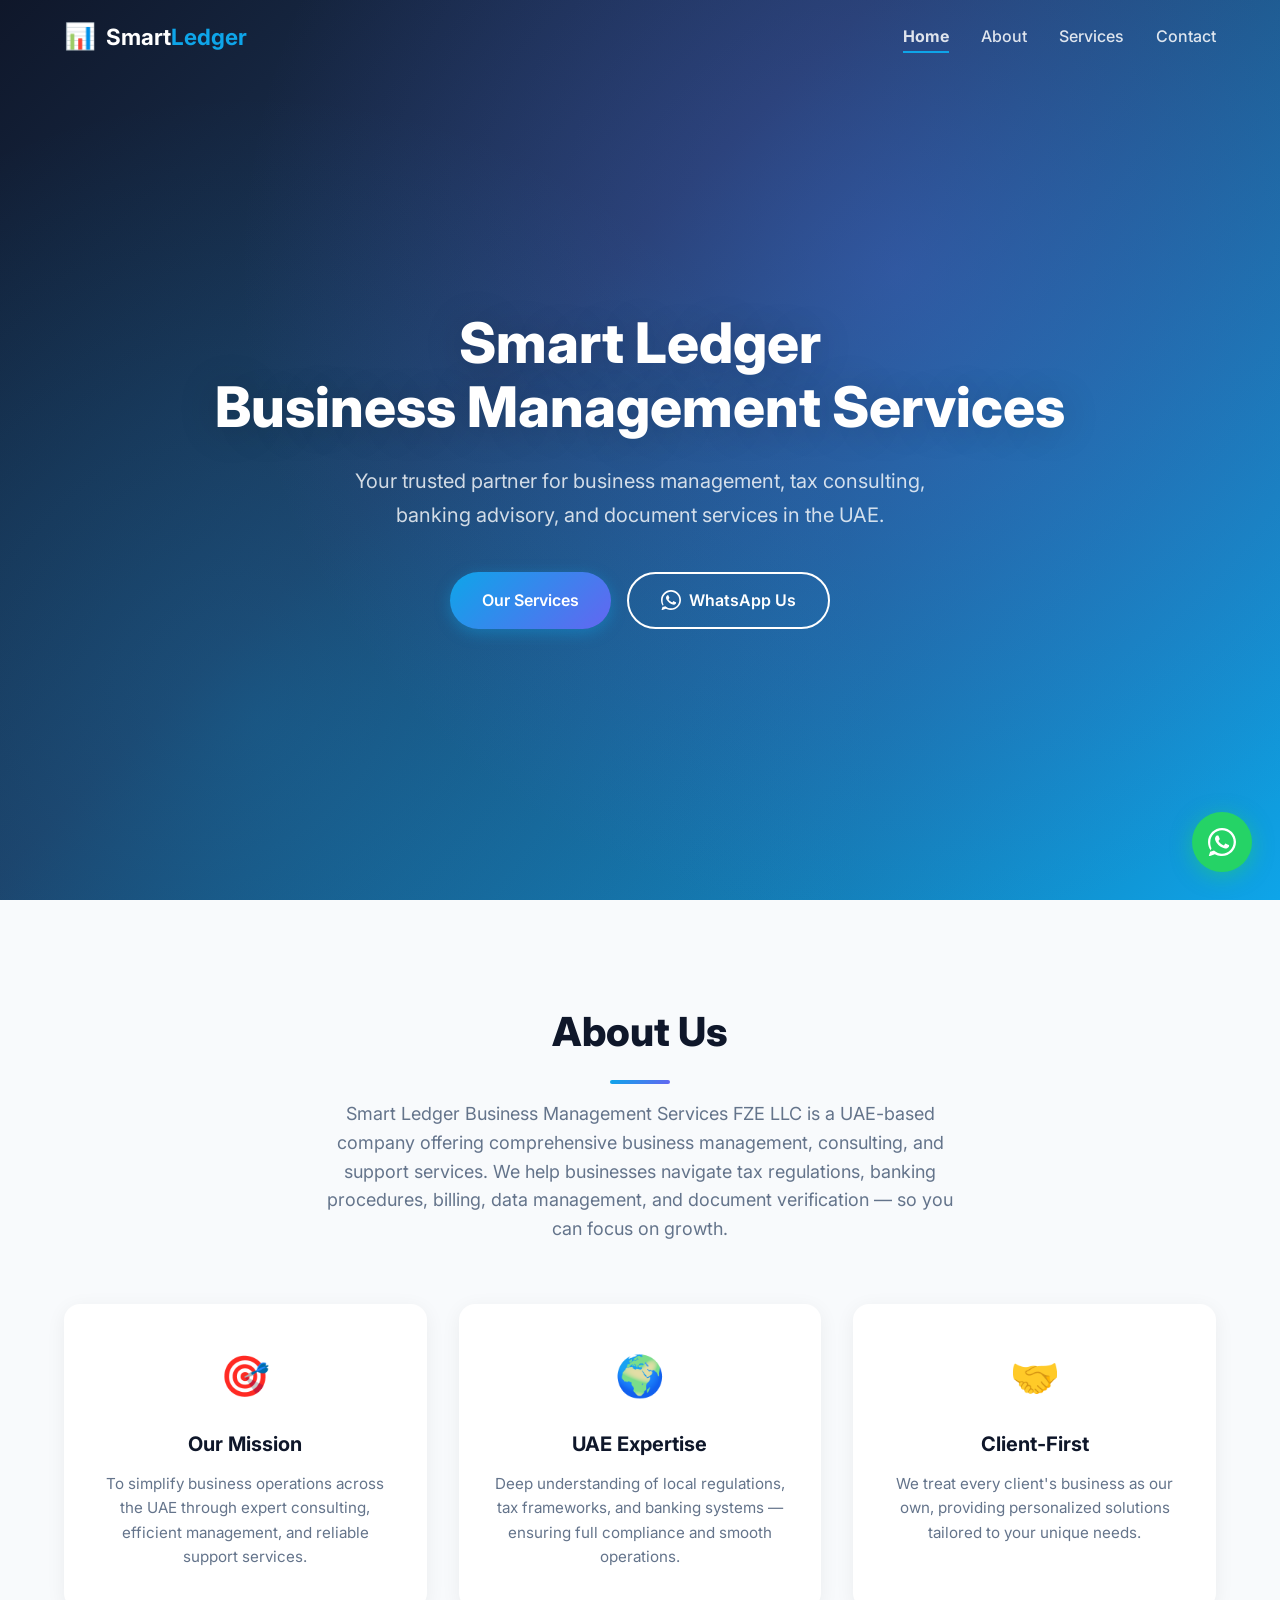
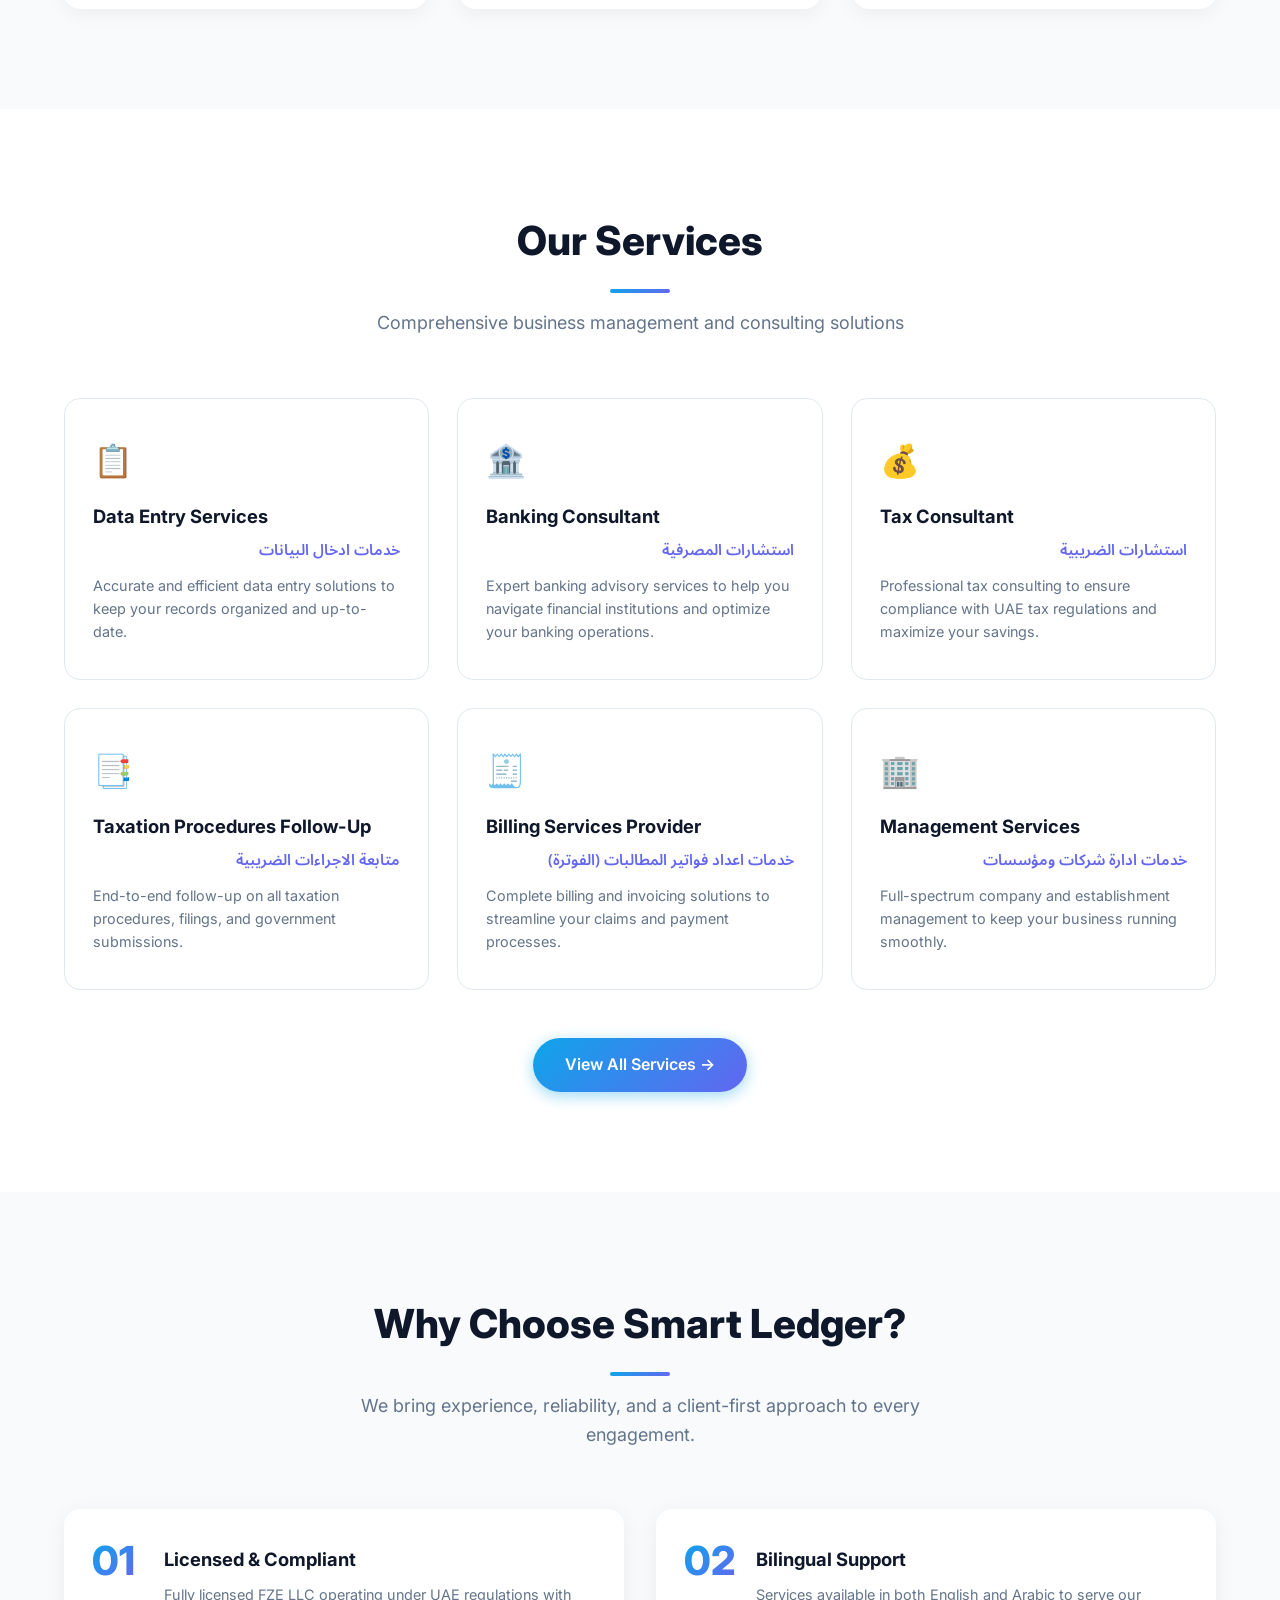
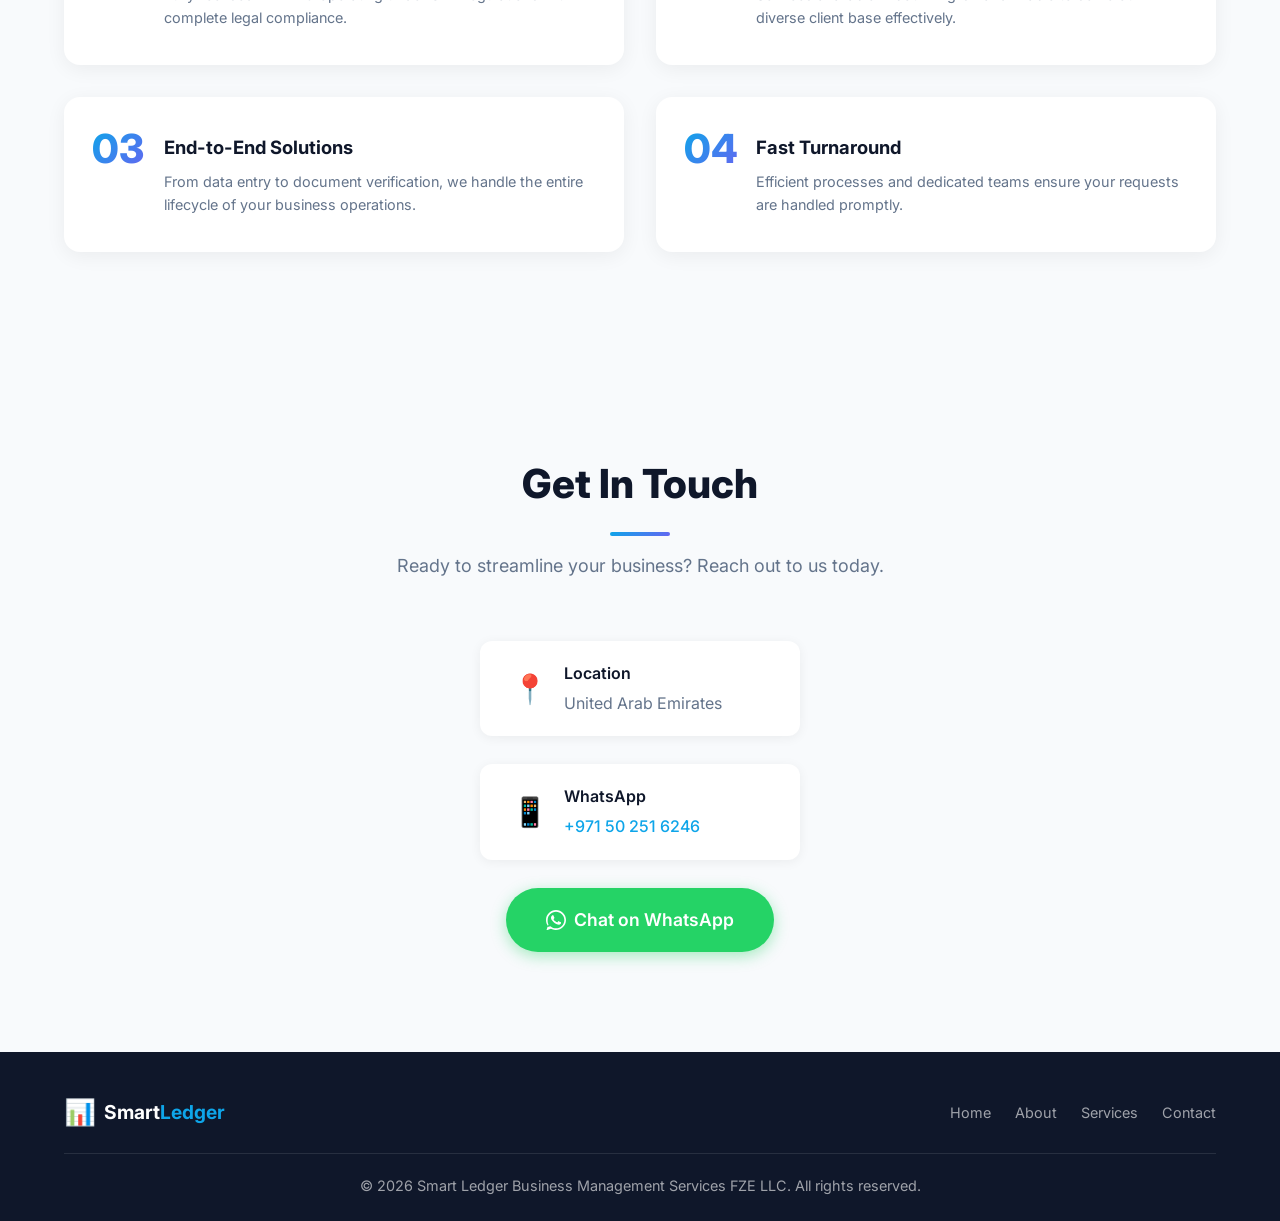
<file: index.html>
<!DOCTYPE html>
<html lang="en" dir="ltr">
<head>
  <meta charset="UTF-8" />
  <meta name="viewport" content="width=device-width, initial-scale=1.0" />
  <title>Smart Ledger Business Management Services FZE LLC | UAE</title>
  <meta name="description" content="Smart Ledger Business Management Services FZE LLC — your trusted partner for tax consulting, banking advisory, billing, data entry, document verification, and business management services in the UAE." />
  <meta name="keywords" content="business management UAE, tax consultant Dubai, banking consultant, billing services, document verification, data entry, Smart Ledger, FZE LLC" />
  <meta name="author" content="Smart Ledger Business Management Services FZE LLC" />
  <meta property="og:title" content="Smart Ledger Business Management Services FZE LLC" />
  <meta property="og:description" content="Comprehensive business management, tax consulting, banking advisory, and document services in the UAE." />
  <meta property="og:type" content="website" />
  <meta property="og:locale" content="en_AE" />
  <meta name="robots" content="index, follow" />
  <link rel="icon" type="image/svg+xml" href="favicon.svg" />
  <link rel="preconnect" href="https://fonts.googleapis.com" />
  <link rel="preconnect" href="https://fonts.gstatic.com" crossorigin />
  <link href="https://fonts.googleapis.com/css2?family=Inter:wght@300;400;500;600;700;800&family=Noto+Sans+Arabic:wght@400;600;700&display=swap" rel="stylesheet" />
  <link rel="stylesheet" href="style.css" />
</head>
<body>

  <!-- HEADER / NAVBAR -->
  <header class="header" id="header">
    <div class="container header__inner">
      <a href="index.html" class="logo">
        <span class="logo__icon">📊</span>
        <span class="logo__text">Smart<span class="logo__accent">Ledger</span></span>
      </a>
      <nav class="nav" id="nav">
        <a href="index.html" class="nav__link nav__link--active">Home</a>
        <a href="#about" class="nav__link">About</a>
        <a href="services.html" class="nav__link">Services</a>
        <a href="#contact" class="nav__link">Contact</a>
      </nav>
      <button class="hamburger" id="hamburger" aria-label="Toggle menu">
        <span></span><span></span><span></span>
      </button>
    </div>
  </header>

  <!-- HERO -->
  <section class="hero" id="home">
    <div class="hero__bg"></div>
    <div class="container hero__content">
      <h1 class="hero__title">Smart Ledger<br />Business Management Services</h1>
      <p class="hero__sub">Your trusted partner for business management, tax consulting, banking advisory, and document services in the UAE.</p>
      <div class="hero__cta">
        <a href="services.html" class="btn btn--primary">Our Services</a>
        <a href="https://wa.me/971502516246" target="_blank" rel="noopener" class="btn btn--outline">
          <svg class="btn__icon" viewBox="0 0 24 24" fill="currentColor"><path d="M17.472 14.382c-.297-.149-1.758-.867-2.03-.967-.273-.099-.471-.148-.67.15-.197.297-.767.966-.94 1.164-.173.199-.347.223-.644.075-.297-.15-1.255-.463-2.39-1.475-.883-.788-1.48-1.761-1.653-2.059-.173-.297-.018-.458.13-.606.134-.133.298-.347.446-.52.149-.174.198-.298.298-.497.099-.198.05-.371-.025-.52-.075-.149-.669-1.612-.916-2.207-.242-.579-.487-.5-.669-.51-.173-.008-.371-.01-.57-.01-.198 0-.52.074-.792.372-.272.297-1.04 1.016-1.04 2.479 0 1.462 1.065 2.875 1.213 3.074.149.198 2.096 3.2 5.077 4.487.709.306 1.262.489 1.694.625.712.227 1.36.195 1.871.118.571-.085 1.758-.719 2.006-1.413.248-.694.248-1.289.173-1.413-.074-.124-.272-.198-.57-.347z"/><path d="M12 0C5.373 0 0 5.373 0 12c0 2.625.846 5.059 2.284 7.034L.789 23.492a.5.5 0 00.61.609l4.458-1.495A11.952 11.952 0 0012 24c6.627 0 12-5.373 12-12S18.627 0 12 0zm0 22c-2.4 0-4.636-.85-6.375-2.266l-.444-.37-3.26 1.093 1.093-3.26-.37-.444A9.955 9.955 0 012 12C2 6.486 6.486 2 12 2s10 4.486 10 10-4.486 10-10 10z"/></svg>
          WhatsApp Us
        </a>
      </div>
    </div>
  </section>

  <!-- ABOUT -->
  <section class="about" id="about">
    <div class="container">
      <div class="section-header">
        <h2 class="section-title">About Us</h2>
        <p class="section-sub">Smart Ledger Business Management Services FZE LLC is a UAE-based company offering comprehensive business management, consulting, and support services. We help businesses navigate tax regulations, banking procedures, billing, data management, and document verification — so you can focus on growth.</p>
      </div>
      <div class="about__grid">
        <div class="about__card">
          <div class="about__card-icon">🎯</div>
          <h3>Our Mission</h3>
          <p>To simplify business operations across the UAE through expert consulting, efficient management, and reliable support services.</p>
        </div>
        <div class="about__card">
          <div class="about__card-icon">🌍</div>
          <h3>UAE Expertise</h3>
          <p>Deep understanding of local regulations, tax frameworks, and banking systems — ensuring full compliance and smooth operations.</p>
        </div>
        <div class="about__card">
          <div class="about__card-icon">🤝</div>
          <h3>Client-First</h3>
          <p>We treat every client's business as our own, providing personalized solutions tailored to your unique needs.</p>
        </div>
      </div>
    </div>
  </section>

  <!-- SERVICES OVERVIEW -->
  <section class="services" id="services">
    <div class="container">
      <div class="section-header">
        <h2 class="section-title">Our Services</h2>
        <p class="section-sub">Comprehensive business management and consulting solutions</p>
      </div>
      <div class="services__grid">

        <div class="service-card">
          <div class="service-card__icon">📋</div>
          <h3 class="service-card__title">Data Entry Services</h3>
          <p class="service-card__title-ar">خدمات ادخال البيانات</p>
          <p class="service-card__desc">Accurate and efficient data entry solutions to keep your records organized and up-to-date.</p>
        </div>

        <div class="service-card">
          <div class="service-card__icon">🏦</div>
          <h3 class="service-card__title">Banking Consultant</h3>
          <p class="service-card__title-ar">استشارات المصرفية</p>
          <p class="service-card__desc">Expert banking advisory services to help you navigate financial institutions and optimize your banking operations.</p>
        </div>

        <div class="service-card">
          <div class="service-card__icon">💰</div>
          <h3 class="service-card__title">Tax Consultant</h3>
          <p class="service-card__title-ar">استشارات الضريبية</p>
          <p class="service-card__desc">Professional tax consulting to ensure compliance with UAE tax regulations and maximize your savings.</p>
        </div>

        <div class="service-card">
          <div class="service-card__icon">📑</div>
          <h3 class="service-card__title">Taxation Procedures Follow-Up</h3>
          <p class="service-card__title-ar">متابعة الاجراءات الضريبية</p>
          <p class="service-card__desc">End-to-end follow-up on all taxation procedures, filings, and government submissions.</p>
        </div>

        <div class="service-card">
          <div class="service-card__icon">🧾</div>
          <h3 class="service-card__title">Billing Services Provider</h3>
          <p class="service-card__title-ar">خدمات اعداد فواتير المطالبات (الفوترة)</p>
          <p class="service-card__desc">Complete billing and invoicing solutions to streamline your claims and payment processes.</p>
        </div>

        <div class="service-card">
          <div class="service-card__icon">🏢</div>
          <h3 class="service-card__title">Management Services</h3>
          <p class="service-card__title-ar">خدمات ادارة شركات ومؤسسات</p>
          <p class="service-card__desc">Full-spectrum company and establishment management to keep your business running smoothly.</p>
        </div>

      </div>
      <div class="services__more">
        <a href="services.html" class="btn btn--primary">View All Services →</a>
      </div>
    </div>
  </section>

  <!-- WHY CHOOSE US -->
  <section class="why" id="why">
    <div class="container">
      <div class="section-header">
        <h2 class="section-title">Why Choose Smart Ledger?</h2>
        <p class="section-sub">We bring experience, reliability, and a client-first approach to every engagement.</p>
      </div>
      <div class="why__grid">
        <div class="why__item">
          <div class="why__number">01</div>
          <h3>Licensed & Compliant</h3>
          <p>Fully licensed FZE LLC operating under UAE regulations with complete legal compliance.</p>
        </div>
        <div class="why__item">
          <div class="why__number">02</div>
          <h3>Bilingual Support</h3>
          <p>Services available in both English and Arabic to serve our diverse client base effectively.</p>
        </div>
        <div class="why__item">
          <div class="why__number">03</div>
          <h3>End-to-End Solutions</h3>
          <p>From data entry to document verification, we handle the entire lifecycle of your business operations.</p>
        </div>
        <div class="why__item">
          <div class="why__number">04</div>
          <h3>Fast Turnaround</h3>
          <p>Efficient processes and dedicated teams ensure your requests are handled promptly.</p>
        </div>
      </div>
    </div>
  </section>

  <!-- CONTACT -->
  <section class="contact" id="contact">
    <div class="container">
      <div class="section-header">
        <h2 class="section-title">Get In Touch</h2>
        <p class="section-sub">Ready to streamline your business? Reach out to us today.</p>
      </div>
      <div class="contact__content">
        <div class="contact__info">
          <div class="contact__item">
            <div class="contact__item-icon">📍</div>
            <div>
              <h4>Location</h4>
              <p>United Arab Emirates</p>
            </div>
          </div>
          <div class="contact__item">
            <div class="contact__item-icon">📱</div>
            <div>
              <h4>WhatsApp</h4>
              <p><a href="https://wa.me/971502516246">+971 50 251 6246</a></p>
            </div>
          </div>
          <a href="https://wa.me/971502516246" target="_blank" rel="noopener" class="btn btn--whatsapp btn--large">
            <svg class="btn__icon" viewBox="0 0 24 24" fill="currentColor"><path d="M17.472 14.382c-.297-.149-1.758-.867-2.03-.967-.273-.099-.471-.148-.67.15-.197.297-.767.966-.94 1.164-.173.199-.347.223-.644.075-.297-.15-1.255-.463-2.39-1.475-.883-.788-1.48-1.761-1.653-2.059-.173-.297-.018-.458.13-.606.134-.133.298-.347.446-.52.149-.174.198-.298.298-.497.099-.198.05-.371-.025-.52-.075-.149-.669-1.612-.916-2.207-.242-.579-.487-.5-.669-.51-.173-.008-.371-.01-.57-.01-.198 0-.52.074-.792.372-.272.297-1.04 1.016-1.04 2.479 0 1.462 1.065 2.875 1.213 3.074.149.198 2.096 3.2 5.077 4.487.709.306 1.262.489 1.694.625.712.227 1.36.195 1.871.118.571-.085 1.758-.719 2.006-1.413.248-.694.248-1.289.173-1.413-.074-.124-.272-.198-.57-.347z"/><path d="M12 0C5.373 0 0 5.373 0 12c0 2.625.846 5.059 2.284 7.034L.789 23.492a.5.5 0 00.61.609l4.458-1.495A11.952 11.952 0 0012 24c6.627 0 12-5.373 12-12S18.627 0 12 0zm0 22c-2.4 0-4.636-.85-6.375-2.266l-.444-.37-3.26 1.093 1.093-3.26-.37-.444A9.955 9.955 0 012 12C2 6.486 6.486 2 12 2s10 4.486 10 10-4.486 10-10 10z"/></svg>
            Chat on WhatsApp
          </a>
        </div>
      </div>
    </div>
  </section>

  <!-- FOOTER -->
  <footer class="footer">
    <div class="container footer__inner">
      <div class="footer__top">
        <div class="footer__brand">
          <span class="logo__icon">📊</span>
          <span class="logo__text">Smart<span class="logo__accent">Ledger</span></span>
        </div>
        <div class="footer__links">
          <a href="index.html">Home</a>
          <a href="#about">About</a>
          <a href="services.html">Services</a>
          <a href="#contact">Contact</a>
        </div>
      </div>
      <p class="footer__copy">&copy; 2026 Smart Ledger Business Management Services FZE LLC. All rights reserved.</p>
    </div>
  </footer>

  <!-- FLOATING WHATSAPP BUTTON -->
  <a href="https://wa.me/971502516246" target="_blank" rel="noopener" class="whatsapp-float" aria-label="Chat on WhatsApp">
    <svg viewBox="0 0 24 24" fill="white" width="28" height="28"><path d="M17.472 14.382c-.297-.149-1.758-.867-2.03-.967-.273-.099-.471-.148-.67.15-.197.297-.767.966-.94 1.164-.173.199-.347.223-.644.075-.297-.15-1.255-.463-2.39-1.475-.883-.788-1.48-1.761-1.653-2.059-.173-.297-.018-.458.13-.606.134-.133.298-.347.446-.52.149-.174.198-.298.298-.497.099-.198.05-.371-.025-.52-.075-.149-.669-1.612-.916-2.207-.242-.579-.487-.5-.669-.51-.173-.008-.371-.01-.57-.01-.198 0-.52.074-.792.372-.272.297-1.04 1.016-1.04 2.479 0 1.462 1.065 2.875 1.213 3.074.149.198 2.096 3.2 5.077 4.487.709.306 1.262.489 1.694.625.712.227 1.36.195 1.871.118.571-.085 1.758-.719 2.006-1.413.248-.694.248-1.289.173-1.413-.074-.124-.272-.198-.57-.347z"/><path d="M12 0C5.373 0 0 5.373 0 12c0 2.625.846 5.059 2.284 7.034L.789 23.492a.5.5 0 00.61.609l4.458-1.495A11.952 11.952 0 0012 24c6.627 0 12-5.373 12-12S18.627 0 12 0zm0 22c-2.4 0-4.636-.85-6.375-2.266l-.444-.37-3.26 1.093 1.093-3.26-.37-.444A9.955 9.955 0 012 12C2 6.486 6.486 2 12 2s10 4.486 10 10-4.486 10-10 10z"/></svg>
  </a>

  <script>
    // Mobile menu toggle
    const hamburger = document.getElementById('hamburger');
    const nav = document.getElementById('nav');
    hamburger.addEventListener('click', () => {
      hamburger.classList.toggle('active');
      nav.classList.toggle('open');
    });
    document.querySelectorAll('.nav__link').forEach(link => {
      link.addEventListener('click', () => {
        hamburger.classList.remove('active');
        nav.classList.remove('open');
      });
    });
    // Sticky header
    window.addEventListener('scroll', () => {
      document.getElementById('header').classList.toggle('scrolled', window.scrollY > 50);
    });
    // Smooth scroll for hash links
    document.querySelectorAll('a[href^="#"]').forEach(a => {
      a.addEventListener('click', e => {
        e.preventDefault();
        const target = document.querySelector(a.getAttribute('href'));
        if (target) target.scrollIntoView({ behavior: 'smooth', block: 'start' });
      });
    });
    // Scroll reveal animation
    const observer = new IntersectionObserver((entries) => {
      entries.forEach(entry => {
        if (entry.isIntersecting) {
          entry.target.classList.add('revealed');
        }
      });
    }, { threshold: 0.1 });
    document.querySelectorAll('.service-card, .about__card, .why__item, .contact__item').forEach(el => {
      el.classList.add('reveal-ready');
      observer.observe(el);
    });
  </script>

</body>
</html>
</file>
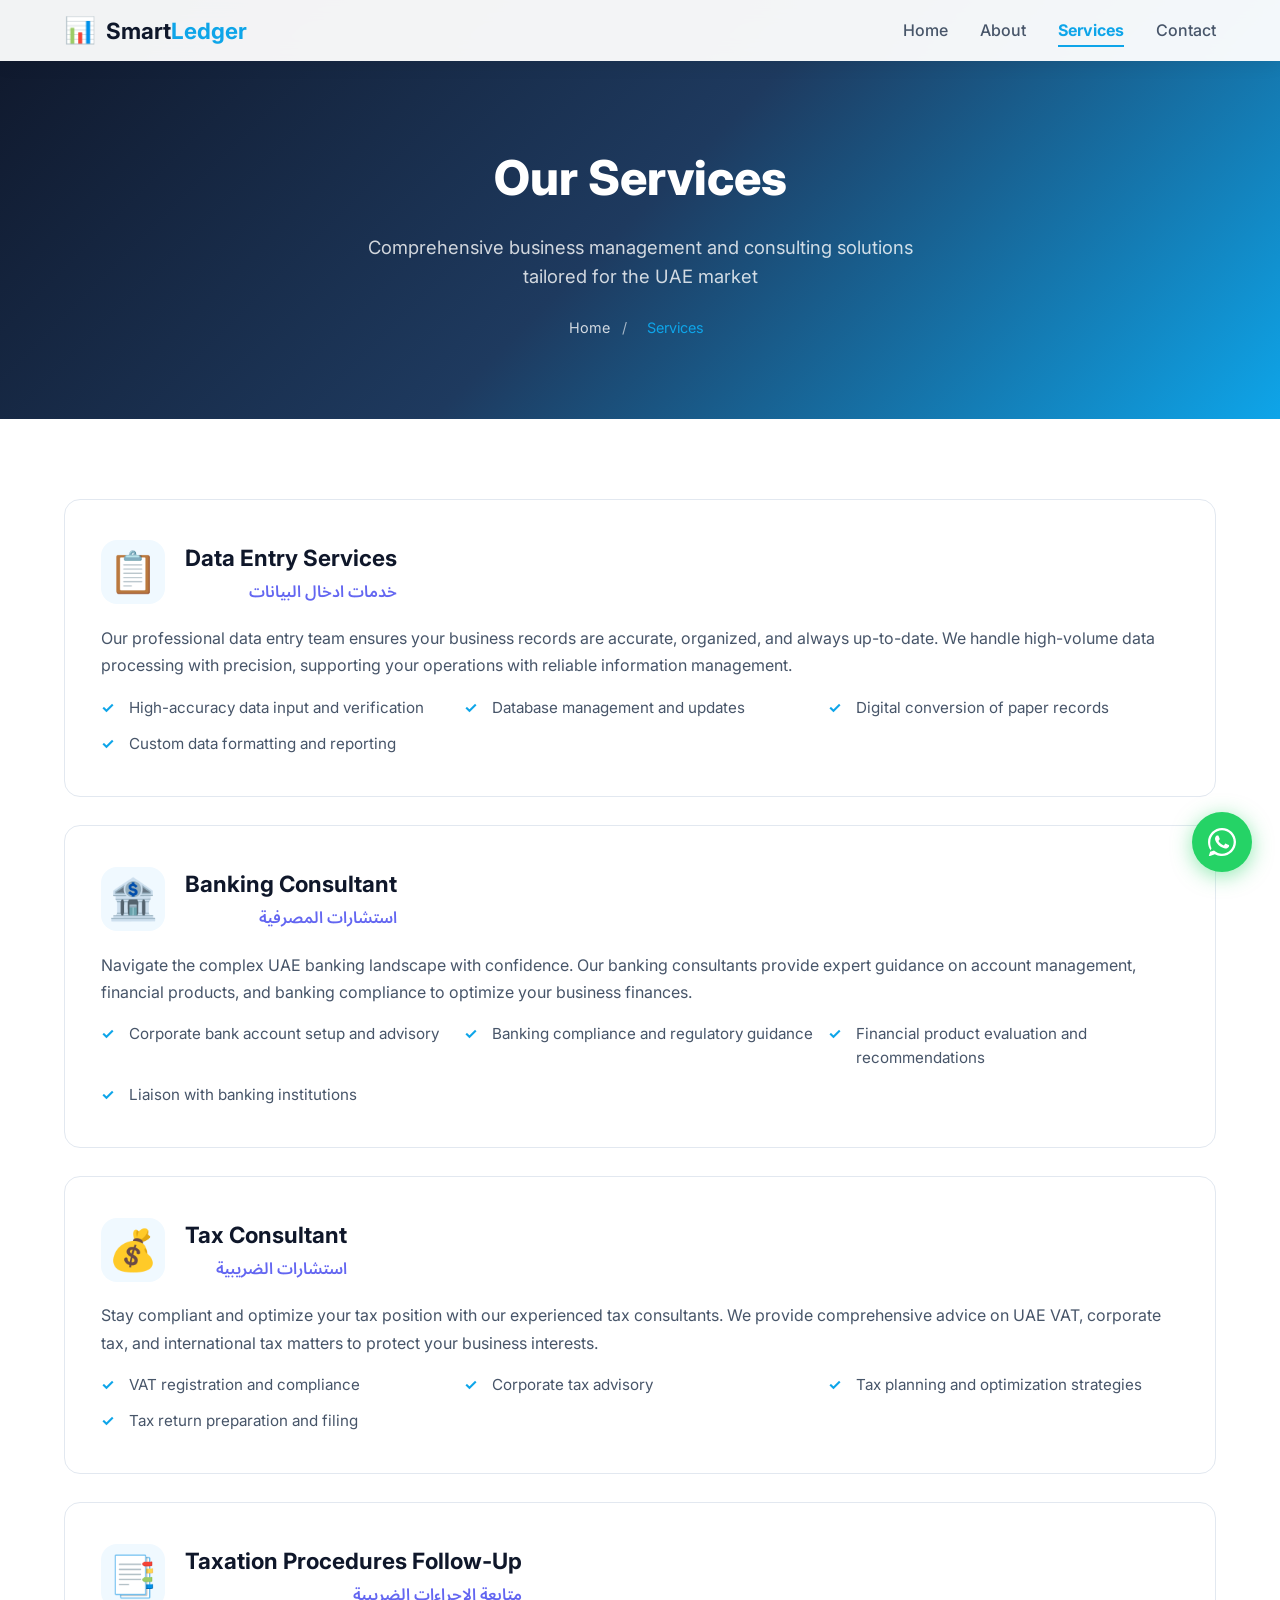
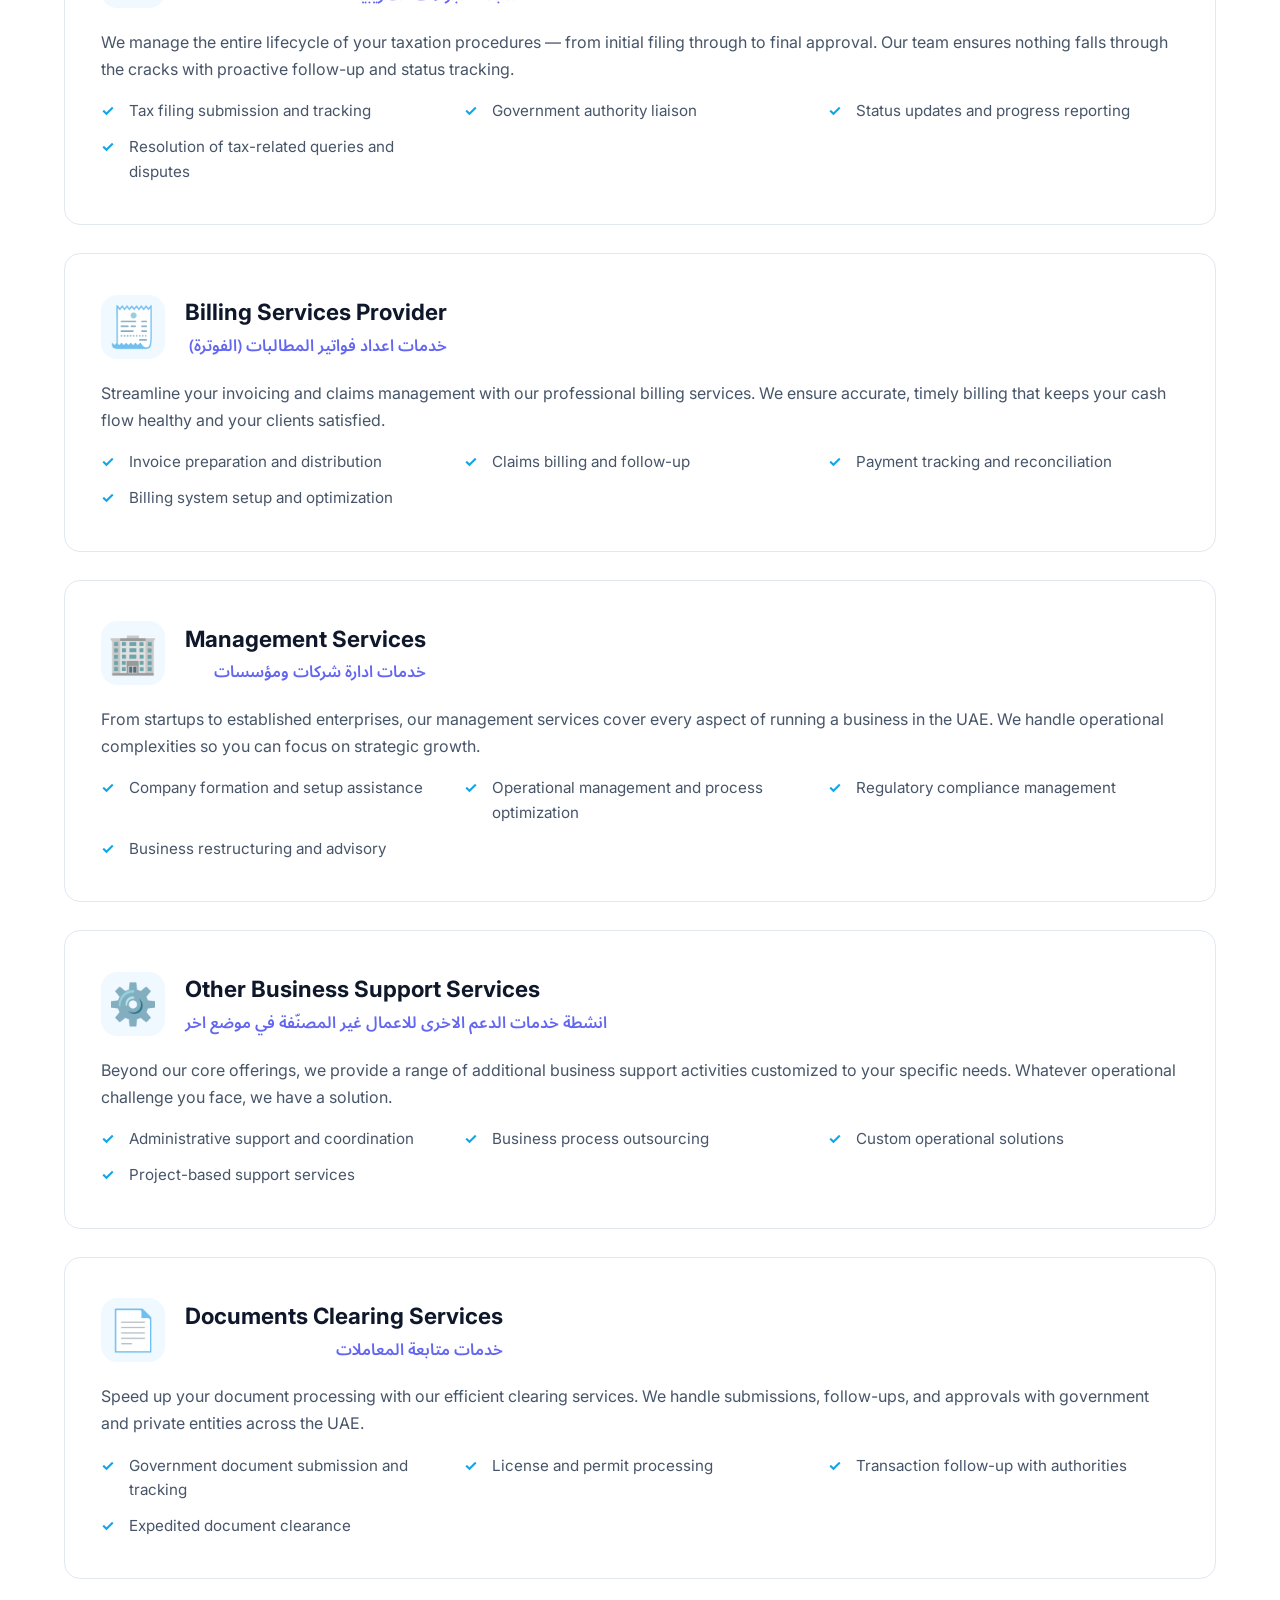
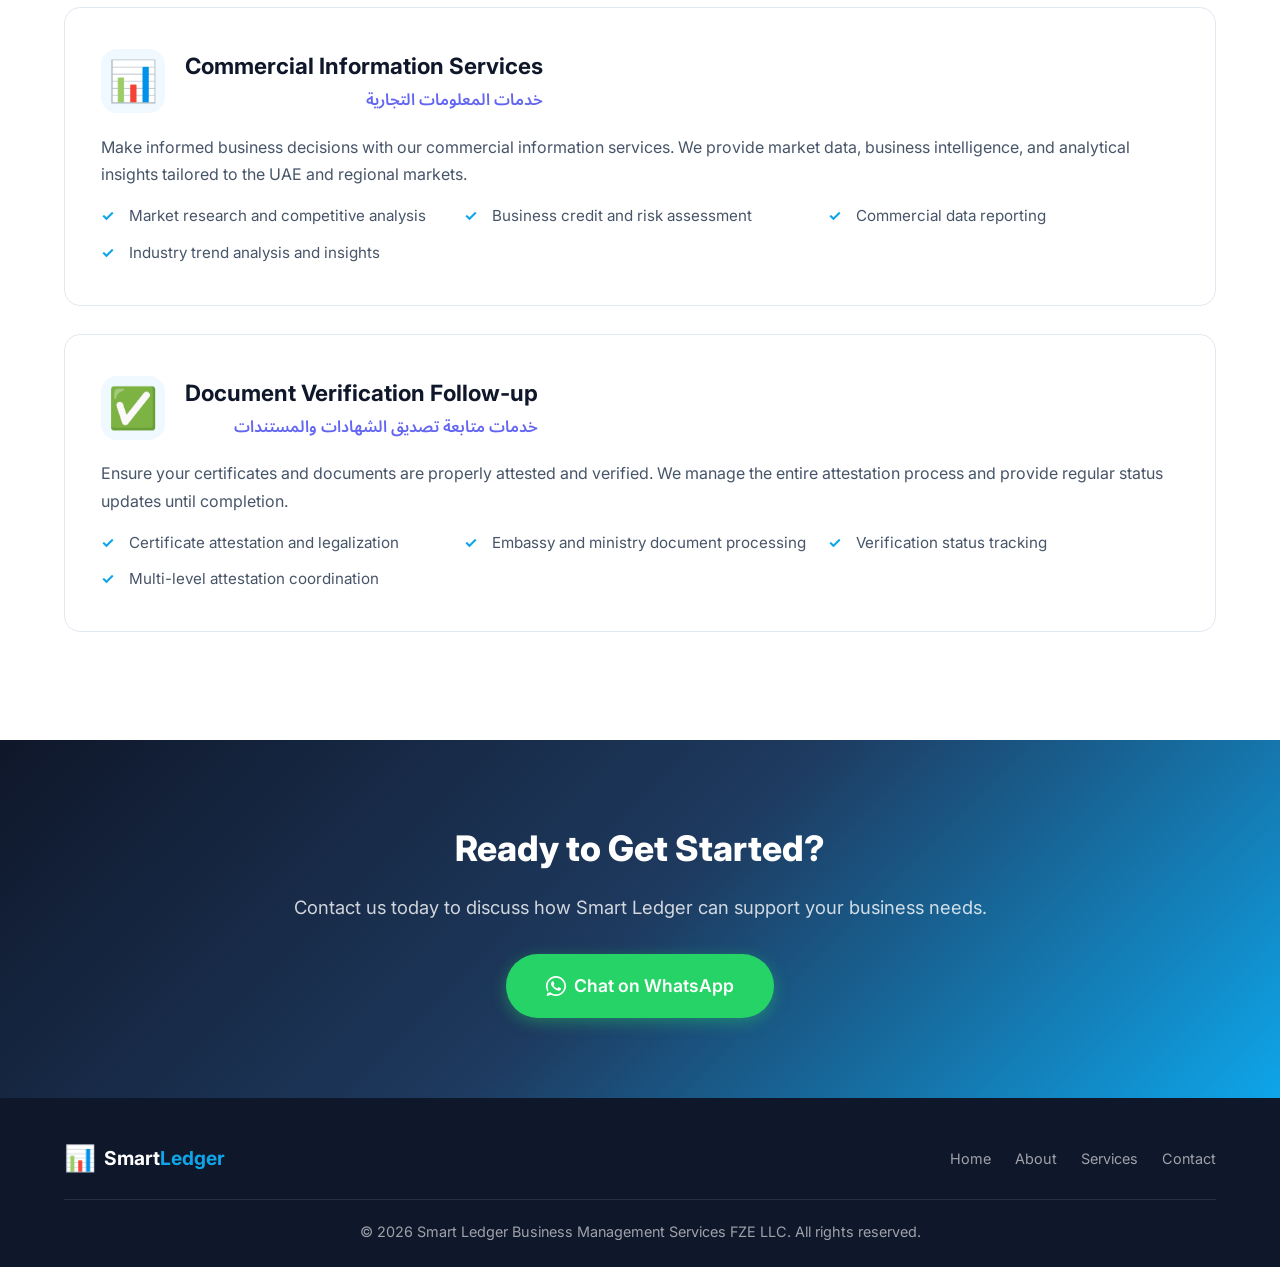
<file: services.html>
<!DOCTYPE html>
<html lang="en" dir="ltr">
<head>
  <meta charset="UTF-8" />
  <meta name="viewport" content="width=device-width, initial-scale=1.0" />
  <title>Our Services | Smart Ledger Business Management Services FZE LLC</title>
  <meta name="description" content="Explore the full range of services offered by Smart Ledger — data entry, banking consulting, tax advisory, billing, document verification, and more in the UAE." />
  <meta name="keywords" content="data entry services UAE, banking consultant, tax consultant Dubai, billing services, document clearing, commercial information, Smart Ledger" />
  <meta name="author" content="Smart Ledger Business Management Services FZE LLC" />
  <meta property="og:title" content="Our Services | Smart Ledger Business Management Services FZE LLC" />
  <meta property="og:description" content="Full range of business management and consulting services in the UAE." />
  <meta property="og:type" content="website" />
  <meta name="robots" content="index, follow" />
  <link rel="icon" type="image/svg+xml" href="favicon.svg" />
  <link rel="preconnect" href="https://fonts.googleapis.com" />
  <link rel="preconnect" href="https://fonts.gstatic.com" crossorigin />
  <link href="https://fonts.googleapis.com/css2?family=Inter:wght@300;400;500;600;700;800&family=Noto+Sans+Arabic:wght@400;600;700&display=swap" rel="stylesheet" />
  <link rel="stylesheet" href="style.css" />
</head>
<body>

  <!-- HEADER / NAVBAR -->
  <header class="header scrolled" id="header">
    <div class="container header__inner">
      <a href="index.html" class="logo">
        <span class="logo__icon">📊</span>
        <span class="logo__text">Smart<span class="logo__accent">Ledger</span></span>
      </a>
      <nav class="nav" id="nav">
        <a href="index.html" class="nav__link">Home</a>
        <a href="index.html#about" class="nav__link">About</a>
        <a href="services.html" class="nav__link nav__link--active">Services</a>
        <a href="index.html#contact" class="nav__link">Contact</a>
      </nav>
      <button class="hamburger" id="hamburger" aria-label="Toggle menu">
        <span></span><span></span><span></span>
      </button>
    </div>
  </header>

  <!-- PAGE HERO -->
  <section class="page-hero">
    <div class="page-hero__bg"></div>
    <div class="container page-hero__content">
      <h1 class="page-hero__title">Our Services</h1>
      <p class="page-hero__sub">Comprehensive business management and consulting solutions tailored for the UAE market</p>
      <nav class="breadcrumb">
        <a href="index.html">Home</a> <span>/</span> <span class="breadcrumb--current">Services</span>
      </nav>
    </div>
  </section>

  <!-- DETAILED SERVICES -->
  <section class="services-detail">
    <div class="container">

      <!-- Service 1 -->
      <div class="service-detail" id="data-entry">
        <div class="service-detail__header">
          <div class="service-detail__icon">📋</div>
          <div>
            <h2 class="service-detail__title">Data Entry Services</h2>
            <p class="service-detail__title-ar">خدمات ادخال البيانات</p>
          </div>
        </div>
        <div class="service-detail__body">
          <p>Our professional data entry team ensures your business records are accurate, organized, and always up-to-date. We handle high-volume data processing with precision, supporting your operations with reliable information management.</p>
          <ul class="service-detail__list">
            <li>High-accuracy data input and verification</li>
            <li>Database management and updates</li>
            <li>Digital conversion of paper records</li>
            <li>Custom data formatting and reporting</li>
          </ul>
        </div>
      </div>

      <!-- Service 2 -->
      <div class="service-detail" id="banking">
        <div class="service-detail__header">
          <div class="service-detail__icon">🏦</div>
          <div>
            <h2 class="service-detail__title">Banking Consultant</h2>
            <p class="service-detail__title-ar">استشارات المصرفية</p>
          </div>
        </div>
        <div class="service-detail__body">
          <p>Navigate the complex UAE banking landscape with confidence. Our banking consultants provide expert guidance on account management, financial products, and banking compliance to optimize your business finances.</p>
          <ul class="service-detail__list">
            <li>Corporate bank account setup and advisory</li>
            <li>Banking compliance and regulatory guidance</li>
            <li>Financial product evaluation and recommendations</li>
            <li>Liaison with banking institutions</li>
          </ul>
        </div>
      </div>

      <!-- Service 3 -->
      <div class="service-detail" id="tax">
        <div class="service-detail__header">
          <div class="service-detail__icon">💰</div>
          <div>
            <h2 class="service-detail__title">Tax Consultant</h2>
            <p class="service-detail__title-ar">استشارات الضريبية</p>
          </div>
        </div>
        <div class="service-detail__body">
          <p>Stay compliant and optimize your tax position with our experienced tax consultants. We provide comprehensive advice on UAE VAT, corporate tax, and international tax matters to protect your business interests.</p>
          <ul class="service-detail__list">
            <li>VAT registration and compliance</li>
            <li>Corporate tax advisory</li>
            <li>Tax planning and optimization strategies</li>
            <li>Tax return preparation and filing</li>
          </ul>
        </div>
      </div>

      <!-- Service 4 -->
      <div class="service-detail" id="tax-followup">
        <div class="service-detail__header">
          <div class="service-detail__icon">📑</div>
          <div>
            <h2 class="service-detail__title">Taxation Procedures Follow-Up</h2>
            <p class="service-detail__title-ar">متابعة الاجراءات الضريبية</p>
          </div>
        </div>
        <div class="service-detail__body">
          <p>We manage the entire lifecycle of your taxation procedures — from initial filing through to final approval. Our team ensures nothing falls through the cracks with proactive follow-up and status tracking.</p>
          <ul class="service-detail__list">
            <li>Tax filing submission and tracking</li>
            <li>Government authority liaison</li>
            <li>Status updates and progress reporting</li>
            <li>Resolution of tax-related queries and disputes</li>
          </ul>
        </div>
      </div>

      <!-- Service 5 -->
      <div class="service-detail" id="billing">
        <div class="service-detail__header">
          <div class="service-detail__icon">🧾</div>
          <div>
            <h2 class="service-detail__title">Billing Services Provider</h2>
            <p class="service-detail__title-ar">خدمات اعداد فواتير المطالبات (الفوترة)</p>
          </div>
        </div>
        <div class="service-detail__body">
          <p>Streamline your invoicing and claims management with our professional billing services. We ensure accurate, timely billing that keeps your cash flow healthy and your clients satisfied.</p>
          <ul class="service-detail__list">
            <li>Invoice preparation and distribution</li>
            <li>Claims billing and follow-up</li>
            <li>Payment tracking and reconciliation</li>
            <li>Billing system setup and optimization</li>
          </ul>
        </div>
      </div>

      <!-- Service 6 -->
      <div class="service-detail" id="management">
        <div class="service-detail__header">
          <div class="service-detail__icon">🏢</div>
          <div>
            <h2 class="service-detail__title">Management Services</h2>
            <p class="service-detail__title-ar">خدمات ادارة شركات ومؤسسات</p>
          </div>
        </div>
        <div class="service-detail__body">
          <p>From startups to established enterprises, our management services cover every aspect of running a business in the UAE. We handle operational complexities so you can focus on strategic growth.</p>
          <ul class="service-detail__list">
            <li>Company formation and setup assistance</li>
            <li>Operational management and process optimization</li>
            <li>Regulatory compliance management</li>
            <li>Business restructuring and advisory</li>
          </ul>
        </div>
      </div>

      <!-- Service 7 -->
      <div class="service-detail" id="support">
        <div class="service-detail__header">
          <div class="service-detail__icon">⚙️</div>
          <div>
            <h2 class="service-detail__title">Other Business Support Services</h2>
            <p class="service-detail__title-ar">انشطة خدمات الدعم الاخرى للاعمال غير المصنّفة في موضع اخر</p>
          </div>
        </div>
        <div class="service-detail__body">
          <p>Beyond our core offerings, we provide a range of additional business support activities customized to your specific needs. Whatever operational challenge you face, we have a solution.</p>
          <ul class="service-detail__list">
            <li>Administrative support and coordination</li>
            <li>Business process outsourcing</li>
            <li>Custom operational solutions</li>
            <li>Project-based support services</li>
          </ul>
        </div>
      </div>

      <!-- Service 8 -->
      <div class="service-detail" id="clearing">
        <div class="service-detail__header">
          <div class="service-detail__icon">📄</div>
          <div>
            <h2 class="service-detail__title">Documents Clearing Services</h2>
            <p class="service-detail__title-ar">خدمات متابعة المعاملات</p>
          </div>
        </div>
        <div class="service-detail__body">
          <p>Speed up your document processing with our efficient clearing services. We handle submissions, follow-ups, and approvals with government and private entities across the UAE.</p>
          <ul class="service-detail__list">
            <li>Government document submission and tracking</li>
            <li>License and permit processing</li>
            <li>Transaction follow-up with authorities</li>
            <li>Expedited document clearance</li>
          </ul>
        </div>
      </div>

      <!-- Service 9 -->
      <div class="service-detail" id="commercial">
        <div class="service-detail__header">
          <div class="service-detail__icon">📊</div>
          <div>
            <h2 class="service-detail__title">Commercial Information Services</h2>
            <p class="service-detail__title-ar">خدمات المعلومات التجارية</p>
          </div>
        </div>
        <div class="service-detail__body">
          <p>Make informed business decisions with our commercial information services. We provide market data, business intelligence, and analytical insights tailored to the UAE and regional markets.</p>
          <ul class="service-detail__list">
            <li>Market research and competitive analysis</li>
            <li>Business credit and risk assessment</li>
            <li>Commercial data reporting</li>
            <li>Industry trend analysis and insights</li>
          </ul>
        </div>
      </div>

      <!-- Service 10 -->
      <div class="service-detail" id="verification">
        <div class="service-detail__header">
          <div class="service-detail__icon">✅</div>
          <div>
            <h2 class="service-detail__title">Document Verification Follow-up</h2>
            <p class="service-detail__title-ar">خدمات متابعة تصديق الشهادات والمستندات</p>
          </div>
        </div>
        <div class="service-detail__body">
          <p>Ensure your certificates and documents are properly attested and verified. We manage the entire attestation process and provide regular status updates until completion.</p>
          <ul class="service-detail__list">
            <li>Certificate attestation and legalization</li>
            <li>Embassy and ministry document processing</li>
            <li>Verification status tracking</li>
            <li>Multi-level attestation coordination</li>
          </ul>
        </div>
      </div>

    </div>
  </section>

  <!-- CTA SECTION -->
  <section class="cta-section">
    <div class="container cta-section__inner">
      <h2>Ready to Get Started?</h2>
      <p>Contact us today to discuss how Smart Ledger can support your business needs.</p>
      <a href="https://wa.me/971502516246" target="_blank" rel="noopener" class="btn btn--whatsapp btn--large">
        <svg class="btn__icon" viewBox="0 0 24 24" fill="currentColor"><path d="M17.472 14.382c-.297-.149-1.758-.867-2.03-.967-.273-.099-.471-.148-.67.15-.197.297-.767.966-.94 1.164-.173.199-.347.223-.644.075-.297-.15-1.255-.463-2.39-1.475-.883-.788-1.48-1.761-1.653-2.059-.173-.297-.018-.458.13-.606.134-.133.298-.347.446-.52.149-.174.198-.298.298-.497.099-.198.05-.371-.025-.52-.075-.149-.669-1.612-.916-2.207-.242-.579-.487-.5-.669-.51-.173-.008-.371-.01-.57-.01-.198 0-.52.074-.792.372-.272.297-1.04 1.016-1.04 2.479 0 1.462 1.065 2.875 1.213 3.074.149.198 2.096 3.2 5.077 4.487.709.306 1.262.489 1.694.625.712.227 1.36.195 1.871.118.571-.085 1.758-.719 2.006-1.413.248-.694.248-1.289.173-1.413-.074-.124-.272-.198-.57-.347z"/><path d="M12 0C5.373 0 0 5.373 0 12c0 2.625.846 5.059 2.284 7.034L.789 23.492a.5.5 0 00.61.609l4.458-1.495A11.952 11.952 0 0012 24c6.627 0 12-5.373 12-12S18.627 0 12 0zm0 22c-2.4 0-4.636-.85-6.375-2.266l-.444-.37-3.26 1.093 1.093-3.26-.37-.444A9.955 9.955 0 012 12C2 6.486 6.486 2 12 2s10 4.486 10 10-4.486 10-10 10z"/></svg>
        Chat on WhatsApp
      </a>
    </div>
  </section>

  <!-- FOOTER -->
  <footer class="footer">
    <div class="container footer__inner">
      <div class="footer__top">
        <div class="footer__brand">
          <span class="logo__icon">📊</span>
          <span class="logo__text">Smart<span class="logo__accent">Ledger</span></span>
        </div>
        <div class="footer__links">
          <a href="index.html">Home</a>
          <a href="index.html#about">About</a>
          <a href="services.html">Services</a>
          <a href="index.html#contact">Contact</a>
        </div>
      </div>
      <p class="footer__copy">&copy; 2026 Smart Ledger Business Management Services FZE LLC. All rights reserved.</p>
    </div>
  </footer>

  <!-- FLOATING WHATSAPP BUTTON -->
  <a href="https://wa.me/971502516246" target="_blank" rel="noopener" class="whatsapp-float" aria-label="Chat on WhatsApp">
    <svg viewBox="0 0 24 24" fill="white" width="28" height="28"><path d="M17.472 14.382c-.297-.149-1.758-.867-2.03-.967-.273-.099-.471-.148-.67.15-.197.297-.767.966-.94 1.164-.173.199-.347.223-.644.075-.297-.15-1.255-.463-2.39-1.475-.883-.788-1.48-1.761-1.653-2.059-.173-.297-.018-.458.13-.606.134-.133.298-.347.446-.52.149-.174.198-.298.298-.497.099-.198.05-.371-.025-.52-.075-.149-.669-1.612-.916-2.207-.242-.579-.487-.5-.669-.51-.173-.008-.371-.01-.57-.01-.198 0-.52.074-.792.372-.272.297-1.04 1.016-1.04 2.479 0 1.462 1.065 2.875 1.213 3.074.149.198 2.096 3.2 5.077 4.487.709.306 1.262.489 1.694.625.712.227 1.36.195 1.871.118.571-.085 1.758-.719 2.006-1.413.248-.694.248-1.289.173-1.413-.074-.124-.272-.198-.57-.347z"/><path d="M12 0C5.373 0 0 5.373 0 12c0 2.625.846 5.059 2.284 7.034L.789 23.492a.5.5 0 00.61.609l4.458-1.495A11.952 11.952 0 0012 24c6.627 0 12-5.373 12-12S18.627 0 12 0zm0 22c-2.4 0-4.636-.85-6.375-2.266l-.444-.37-3.26 1.093 1.093-3.26-.37-.444A9.955 9.955 0 012 12C2 6.486 6.486 2 12 2s10 4.486 10 10-4.486 10-10 10z"/></svg>
  </a>

  <script>
    // Mobile menu toggle
    const hamburger = document.getElementById('hamburger');
    const nav = document.getElementById('nav');
    hamburger.addEventListener('click', () => {
      hamburger.classList.toggle('active');
      nav.classList.toggle('open');
    });
    document.querySelectorAll('.nav__link').forEach(link => {
      link.addEventListener('click', () => {
        hamburger.classList.remove('active');
        nav.classList.remove('open');
      });
    });
    // Scroll reveal animation
    const observer = new IntersectionObserver((entries) => {
      entries.forEach(entry => {
        if (entry.isIntersecting) {
          entry.target.classList.add('revealed');
        }
      });
    }, { threshold: 0.1 });
    document.querySelectorAll('.service-detail').forEach(el => {
      el.classList.add('reveal-ready');
      observer.observe(el);
    });
  </script>

</body>
</html>
</file>
<file: style.css>
/* ===== RESET & BASE ===== */
*, *::before, *::after { margin: 0; padding: 0; box-sizing: border-box; }
html { scroll-behavior: smooth; scroll-padding-top: 80px; }
body {
  font-family: 'Inter', 'Noto Sans Arabic', sans-serif;
  color: #1e293b;
  background: #ffffff;
  line-height: 1.6;
  overflow-x: hidden;
}
a { text-decoration: none; color: inherit; }
img { max-width: 100%; display: block; }

/* ===== UTILITIES ===== */
.container { max-width: 1200px; margin: 0 auto; padding: 0 24px; }
.section-header { text-align: center; margin-bottom: 60px; }
.section-title {
  font-size: 2.5rem;
  font-weight: 800;
  color: #0f172a;
  margin-bottom: 16px;
  position: relative;
}
.section-title::after {
  content: '';
  display: block;
  width: 60px;
  height: 4px;
  background: linear-gradient(135deg, #0ea5e9, #6366f1);
  border-radius: 2px;
  margin: 16px auto 0;
}
.section-sub {
  font-size: 1.125rem;
  color: #64748b;
  max-width: 640px;
  margin: 0 auto;
}

/* ===== SCROLL REVEAL ===== */
.reveal-ready {
  opacity: 0;
  transform: translateY(30px);
  transition: opacity 0.6s ease, transform 0.6s ease;
}
.reveal-ready.revealed {
  opacity: 1;
  transform: translateY(0);
}

/* ===== BUTTONS ===== */
.btn {
  display: inline-flex;
  align-items: center;
  gap: 8px;
  padding: 14px 32px;
  border-radius: 50px;
  font-weight: 600;
  font-size: 1rem;
  transition: all 0.3s ease;
  cursor: pointer;
  border: none;
}
.btn__icon { width: 20px; height: 20px; }
.btn--primary {
  background: linear-gradient(135deg, #0ea5e9, #6366f1);
  color: #fff;
  box-shadow: 0 4px 15px rgba(14, 165, 233, 0.4);
}
.btn--primary:hover {
  transform: translateY(-2px);
  box-shadow: 0 8px 25px rgba(14, 165, 233, 0.5);
}
.btn--outline {
  border: 2px solid #fff;
  color: #fff;
  background: transparent;
}
.btn--outline:hover {
  background: rgba(255,255,255,0.15);
  transform: translateY(-2px);
}
.btn--whatsapp {
  background: #25D366;
  color: #fff;
  box-shadow: 0 4px 15px rgba(37, 211, 102, 0.4);
}
.btn--whatsapp:hover {
  background: #1ebe5d;
  transform: translateY(-2px);
  box-shadow: 0 8px 25px rgba(37, 211, 102, 0.5);
}
.btn--large { padding: 18px 40px; font-size: 1.1rem; }

/* ===== HEADER ===== */
.header {
  position: fixed;
  top: 0; left: 0; right: 0;
  z-index: 1000;
  padding: 16px 0;
  transition: all 0.3s ease;
}
.header.scrolled {
  background: rgba(255,255,255,0.95);
  backdrop-filter: blur(10px);
  box-shadow: 0 2px 20px rgba(0,0,0,0.08);
  padding: 10px 0;
}
.header__inner {
  display: flex;
  align-items: center;
  justify-content: space-between;
}
.logo {
  display: flex;
  align-items: center;
  gap: 10px;
  font-size: 1.4rem;
  font-weight: 700;
  color: #fff;
  transition: color 0.3s;
}
.header.scrolled .logo { color: #0f172a; }
.logo__icon { font-size: 1.6rem; }
.logo__accent { color: #0ea5e9; }
.nav { display: flex; gap: 32px; }
.nav__link {
  font-weight: 500;
  color: rgba(255,255,255,0.85);
  transition: color 0.3s;
  position: relative;
}
.nav__link--active { font-weight: 700; }
.nav__link::after {
  content: '';
  position: absolute;
  bottom: -4px; left: 0;
  width: 0; height: 2px;
  background: #0ea5e9;
  transition: width 0.3s;
}
.nav__link:hover::after, .nav__link--active::after { width: 100%; }
.header.scrolled .nav__link { color: #475569; }
.header.scrolled .nav__link:hover, .header.scrolled .nav__link--active { color: #0ea5e9; }
.nav__link:hover { color: #fff; }

/* Hamburger */
.hamburger { display: none; flex-direction: column; gap: 5px; background: none; border: none; cursor: pointer; padding: 4px; }
.hamburger span { width: 24px; height: 2px; background: #fff; border-radius: 2px; transition: all 0.3s; }
.header.scrolled .hamburger span { background: #0f172a; }
.hamburger.active span:nth-child(1) { transform: rotate(45deg) translate(5px, 5px); }
.hamburger.active span:nth-child(2) { opacity: 0; }
.hamburger.active span:nth-child(3) { transform: rotate(-45deg) translate(5px, -5px); }

/* ===== HERO ===== */
.hero {
  position: relative;
  min-height: 100vh;
  display: flex;
  align-items: center;
  overflow: hidden;
}
.hero__bg {
  position: absolute;
  inset: 0;
  background: linear-gradient(135deg, #0f172a 0%, #1e3a5f 40%, #0ea5e9 100%);
  z-index: -2;
}
.hero__bg::after {
  content: '';
  position: absolute;
  inset: 0;
  background: radial-gradient(circle at 70% 30%, rgba(99,102,241,0.3) 0%, transparent 60%),
              radial-gradient(circle at 20% 80%, rgba(14,165,233,0.2) 0%, transparent 50%);
}
.hero__content {
  text-align: center;
  color: #fff;
  padding: 120px 0 80px;
}
.hero__title {
  font-size: 3.5rem;
  font-weight: 800;
  line-height: 1.15;
  margin-bottom: 24px;
  text-shadow: 0 2px 40px rgba(0,0,0,0.2);
}
.hero__sub {
  font-size: 1.25rem;
  color: rgba(255,255,255,0.8);
  max-width: 600px;
  margin: 0 auto 40px;
  line-height: 1.7;
}
.hero__cta { display: flex; gap: 16px; justify-content: center; flex-wrap: wrap; }

/* ===== PAGE HERO (Services page) ===== */
.page-hero {
  position: relative;
  padding: 140px 0 80px;
  text-align: center;
  color: #fff;
  overflow: hidden;
}
.page-hero__bg {
  position: absolute;
  inset: 0;
  background: linear-gradient(135deg, #0f172a 0%, #1e3a5f 50%, #0ea5e9 100%);
  z-index: -1;
}
.page-hero__title {
  font-size: 3rem;
  font-weight: 800;
  margin-bottom: 16px;
}
.page-hero__sub {
  font-size: 1.15rem;
  color: rgba(255,255,255,0.8);
  max-width: 600px;
  margin: 0 auto 24px;
}
.breadcrumb {
  font-size: 0.9rem;
  color: rgba(255,255,255,0.6);
}
.breadcrumb a { color: rgba(255,255,255,0.8); transition: color 0.3s; }
.breadcrumb a:hover { color: #fff; }
.breadcrumb span { margin: 0 8px; }
.breadcrumb--current { color: #0ea5e9; }

/* ===== ABOUT ===== */
.about { padding: 100px 0; background: #f8fafc; }
.about__grid {
  display: grid;
  grid-template-columns: repeat(3, 1fr);
  gap: 32px;
}
.about__card {
  background: #fff;
  padding: 40px 32px;
  border-radius: 16px;
  text-align: center;
  box-shadow: 0 4px 20px rgba(0,0,0,0.06);
  transition: transform 0.3s, box-shadow 0.3s;
}
.about__card:hover {
  transform: translateY(-6px);
  box-shadow: 0 12px 40px rgba(0,0,0,0.1);
}
.about__card-icon { font-size: 2.5rem; margin-bottom: 20px; }
.about__card h3 { font-size: 1.25rem; font-weight: 700; margin-bottom: 12px; color: #0f172a; }
.about__card p { color: #64748b; font-size: 0.95rem; }

/* ===== SERVICES (Home page overview) ===== */
.services { padding: 100px 0; }
.services__grid {
  display: grid;
  grid-template-columns: repeat(auto-fill, minmax(340px, 1fr));
  gap: 28px;
}
.services__more {
  text-align: center;
  margin-top: 48px;
}
.service-card {
  background: #fff;
  border: 1px solid #e2e8f0;
  border-radius: 16px;
  padding: 36px 28px;
  transition: all 0.3s ease;
  position: relative;
  overflow: hidden;
}
.service-card::before {
  content: '';
  position: absolute;
  top: 0; left: 0;
  width: 4px; height: 100%;
  background: linear-gradient(180deg, #0ea5e9, #6366f1);
  opacity: 0;
  transition: opacity 0.3s;
}
.service-card:hover {
  border-color: #0ea5e9;
  box-shadow: 0 8px 30px rgba(14,165,233,0.12);
  transform: translateY(-4px);
}
.service-card:hover::before { opacity: 1; }
.service-card__icon { font-size: 2rem; margin-bottom: 16px; }
.service-card__title {
  font-size: 1.15rem;
  font-weight: 700;
  color: #0f172a;
  margin-bottom: 6px;
}
.service-card__title-ar {
  font-family: 'Noto Sans Arabic', sans-serif;
  font-size: 0.95rem;
  color: #6366f1;
  direction: rtl;
  margin-bottom: 12px;
  font-weight: 600;
}
.service-card__desc {
  color: #64748b;
  font-size: 0.9rem;
  line-height: 1.6;
}

/* ===== WHY CHOOSE US ===== */
.why {
  padding: 100px 0;
  background: #f8fafc;
}
.why__grid {
  display: grid;
  grid-template-columns: repeat(2, 1fr);
  gap: 32px;
}
.why__item {
  background: #fff;
  padding: 36px 32px;
  border-radius: 16px;
  box-shadow: 0 4px 20px rgba(0,0,0,0.06);
  transition: transform 0.3s, box-shadow 0.3s;
  position: relative;
  padding-left: 100px;
}
.why__item:hover {
  transform: translateY(-4px);
  box-shadow: 0 12px 40px rgba(0,0,0,0.1);
}
.why__number {
  position: absolute;
  left: 28px;
  top: 32px;
  font-size: 2.5rem;
  font-weight: 800;
  background: linear-gradient(135deg, #0ea5e9, #6366f1);
  -webkit-background-clip: text;
  -webkit-text-fill-color: transparent;
  background-clip: text;
  line-height: 1;
}
.why__item h3 {
  font-size: 1.15rem;
  font-weight: 700;
  color: #0f172a;
  margin-bottom: 8px;
}
.why__item p {
  color: #64748b;
  font-size: 0.9rem;
}

/* ===== SERVICES DETAIL PAGE ===== */
.services-detail {
  padding: 80px 0;
}
.service-detail {
  background: #fff;
  border: 1px solid #e2e8f0;
  border-radius: 16px;
  padding: 40px 36px;
  margin-bottom: 28px;
  transition: all 0.3s ease;
  position: relative;
  overflow: hidden;
}
.service-detail::before {
  content: '';
  position: absolute;
  top: 0; left: 0;
  width: 5px; height: 100%;
  background: linear-gradient(180deg, #0ea5e9, #6366f1);
  opacity: 0;
  transition: opacity 0.3s;
}
.service-detail:hover {
  border-color: #0ea5e9;
  box-shadow: 0 8px 30px rgba(14,165,233,0.1);
}
.service-detail:hover::before { opacity: 1; }
.service-detail__header {
  display: flex;
  align-items: center;
  gap: 20px;
  margin-bottom: 20px;
}
.service-detail__icon {
  font-size: 2.5rem;
  flex-shrink: 0;
  width: 64px;
  height: 64px;
  display: flex;
  align-items: center;
  justify-content: center;
  background: #f0f9ff;
  border-radius: 16px;
}
.service-detail__title {
  font-size: 1.4rem;
  font-weight: 700;
  color: #0f172a;
  margin-bottom: 4px;
}
.service-detail__title-ar {
  font-family: 'Noto Sans Arabic', sans-serif;
  font-size: 1rem;
  color: #6366f1;
  direction: rtl;
  font-weight: 600;
}
.service-detail__body p {
  color: #475569;
  font-size: 1rem;
  line-height: 1.7;
  margin-bottom: 16px;
}
.service-detail__list {
  list-style: none;
  display: grid;
  grid-template-columns: repeat(auto-fill, minmax(280px, 1fr));
  gap: 12px;
}
.service-detail__list li {
  padding-left: 28px;
  position: relative;
  color: #475569;
  font-size: 0.95rem;
}
.service-detail__list li::before {
  content: '✓';
  position: absolute;
  left: 0;
  color: #0ea5e9;
  font-weight: 700;
}

/* ===== CTA SECTION ===== */
.cta-section {
  padding: 80px 0;
  background: linear-gradient(135deg, #0f172a 0%, #1e3a5f 50%, #0ea5e9 100%);
  text-align: center;
  color: #fff;
}
.cta-section h2 {
  font-size: 2.2rem;
  font-weight: 800;
  margin-bottom: 16px;
}
.cta-section p {
  font-size: 1.15rem;
  color: rgba(255,255,255,0.8);
  margin-bottom: 32px;
}

/* ===== CONTACT ===== */
.contact {
  padding: 100px 0;
  background: #f8fafc;
}
.contact__content {
  display: flex;
  justify-content: center;
}
.contact__info {
  display: flex;
  flex-direction: column;
  align-items: center;
  gap: 28px;
}
.contact__item {
  display: flex;
  align-items: center;
  gap: 16px;
  background: #fff;
  padding: 20px 32px;
  border-radius: 12px;
  box-shadow: 0 2px 12px rgba(0,0,0,0.06);
  min-width: 320px;
}
.contact__item-icon { font-size: 1.8rem; }
.contact__item h4 { font-weight: 600; color: #0f172a; margin-bottom: 4px; }
.contact__item p { color: #64748b; }
.contact__item a { color: #0ea5e9; font-weight: 500; }
.contact__item a:hover { text-decoration: underline; }

/* ===== FOOTER ===== */
.footer {
  padding: 40px 0 24px;
  background: #0f172a;
  color: rgba(255,255,255,0.6);
  text-align: center;
  font-size: 0.9rem;
}
.footer__inner { display: flex; flex-direction: column; align-items: center; gap: 20px; }
.footer__top {
  display: flex;
  align-items: center;
  justify-content: space-between;
  width: 100%;
  flex-wrap: wrap;
  gap: 16px;
}
.footer__brand {
  display: flex;
  align-items: center;
  gap: 8px;
  font-size: 1.2rem;
  font-weight: 700;
  color: #fff;
}
.footer__links {
  display: flex;
  gap: 24px;
}
.footer__links a {
  color: rgba(255,255,255,0.6);
  transition: color 0.3s;
  font-size: 0.9rem;
}
.footer__links a:hover { color: #0ea5e9; }
.footer__copy {
  border-top: 1px solid rgba(255,255,255,0.1);
  padding-top: 20px;
  width: 100%;
}

/* ===== FLOATING WHATSAPP ===== */
.whatsapp-float {
  position: fixed;
  bottom: 28px;
  right: 28px;
  width: 60px;
  height: 60px;
  background: #25D366;
  border-radius: 50%;
  display: flex;
  align-items: center;
  justify-content: center;
  box-shadow: 0 4px 20px rgba(37, 211, 102, 0.5);
  z-index: 999;
  transition: all 0.3s;
  animation: pulse 2s infinite;
}
.whatsapp-float:hover {
  transform: scale(1.1);
  box-shadow: 0 6px 30px rgba(37, 211, 102, 0.6);
}
@keyframes pulse {
  0% { box-shadow: 0 4px 20px rgba(37, 211, 102, 0.5); }
  50% { box-shadow: 0 4px 30px rgba(37, 211, 102, 0.8); }
  100% { box-shadow: 0 4px 20px rgba(37, 211, 102, 0.5); }
}

/* ===== RESPONSIVE ===== */
@media (max-width: 768px) {
  .hamburger { display: flex; }
  .nav {
    position: fixed;
    top: 0; right: -100%;
    width: 280px; height: 100vh;
    background: #0f172a;
    flex-direction: column;
    padding: 80px 32px 32px;
    gap: 24px;
    transition: right 0.3s;
    z-index: 999;
  }
  .nav.open { right: 0; }
  .nav__link { color: rgba(255,255,255,0.85) !important; font-size: 1.1rem; }

  .hero__title { font-size: 2.2rem; }
  .hero__sub { font-size: 1.05rem; }
  .section-title { font-size: 2rem; }
  .page-hero__title { font-size: 2.2rem; }

  .about__grid { grid-template-columns: 1fr; }
  .services__grid { grid-template-columns: 1fr; }
  .why__grid { grid-template-columns: 1fr; }

  .service-detail__header { flex-direction: column; text-align: center; }
  .service-detail__list { grid-template-columns: 1fr; }

  .footer__top { flex-direction: column; align-items: center; text-align: center; }
}
@media (max-width: 480px) {
  .hero__title { font-size: 1.8rem; }
  .hero__cta { flex-direction: column; align-items: center; }
  .btn { width: 100%; justify-content: center; }
  .contact__item { min-width: unset; width: 100%; }
  .why__item { padding-left: 32px; padding-top: 60px; }
  .why__number { top: 16px; left: 28px; }
  .cta-section h2 { font-size: 1.8rem; }
}
</file>
